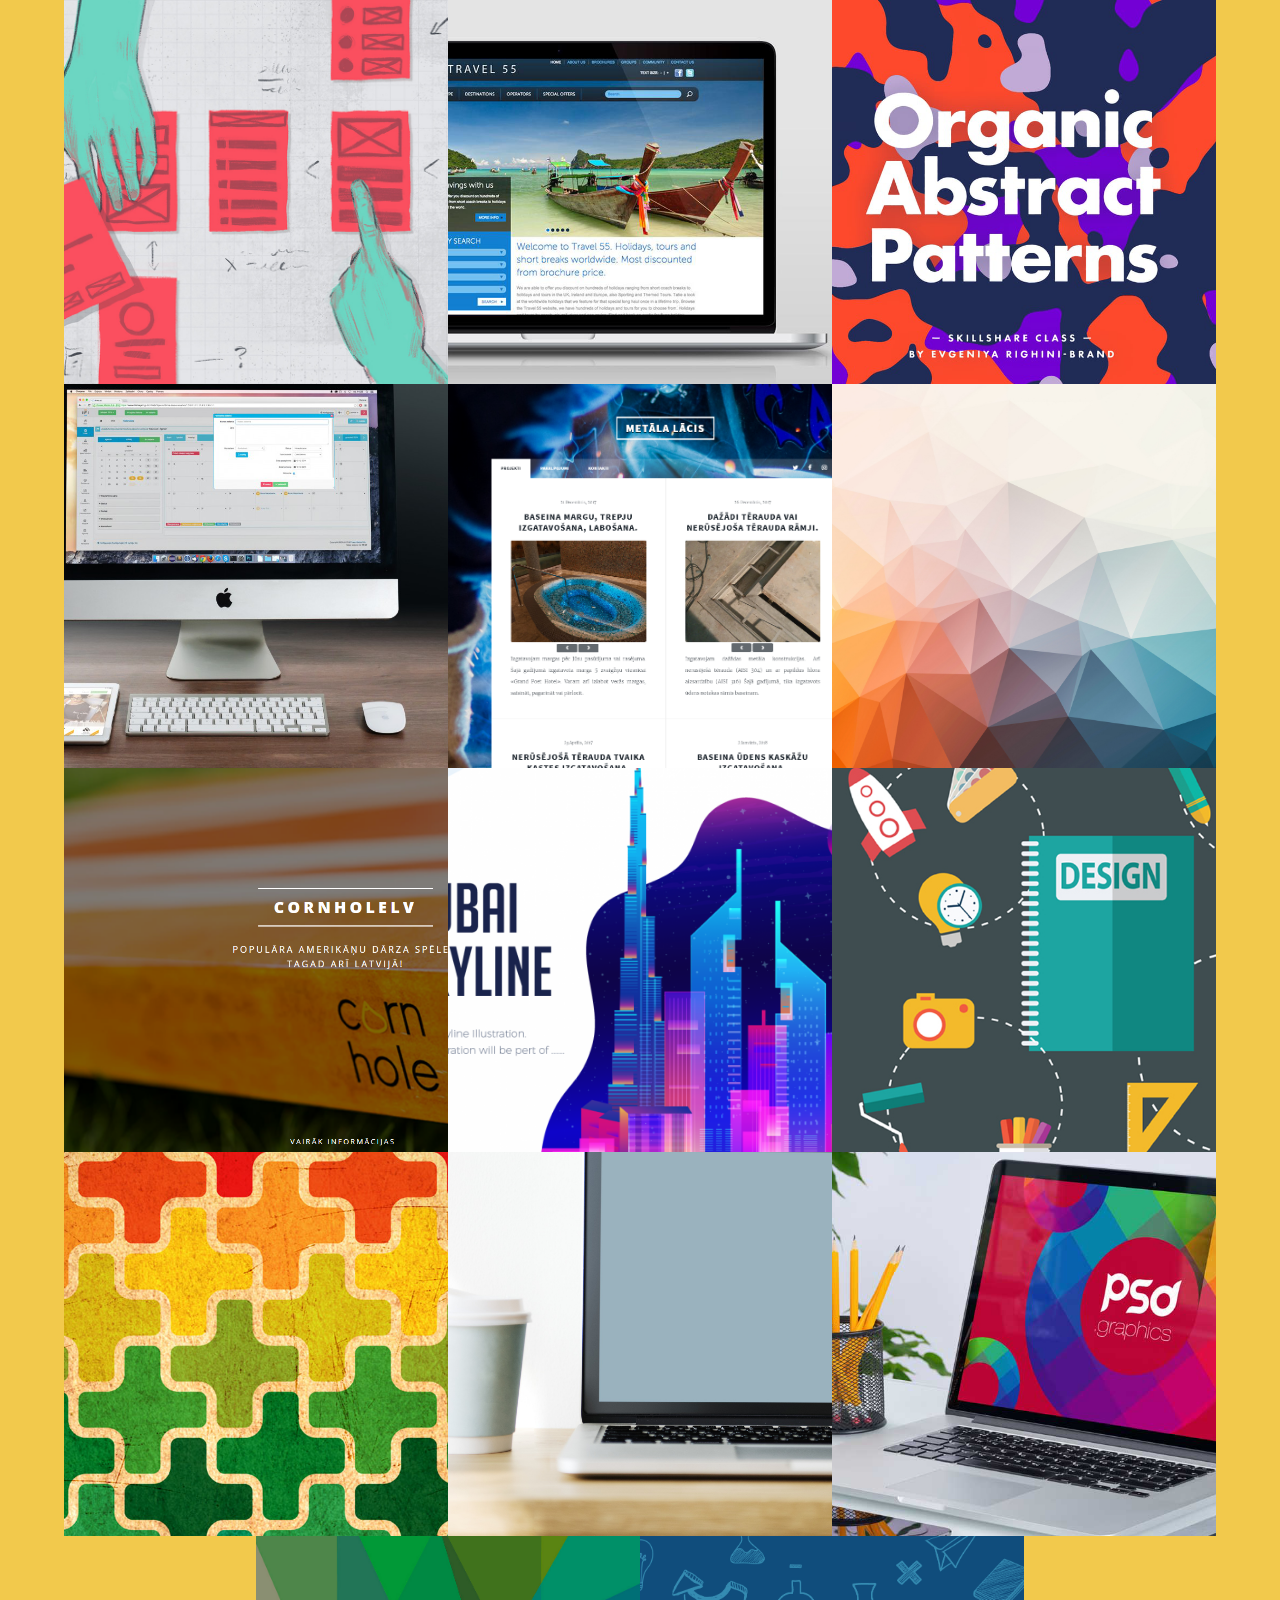
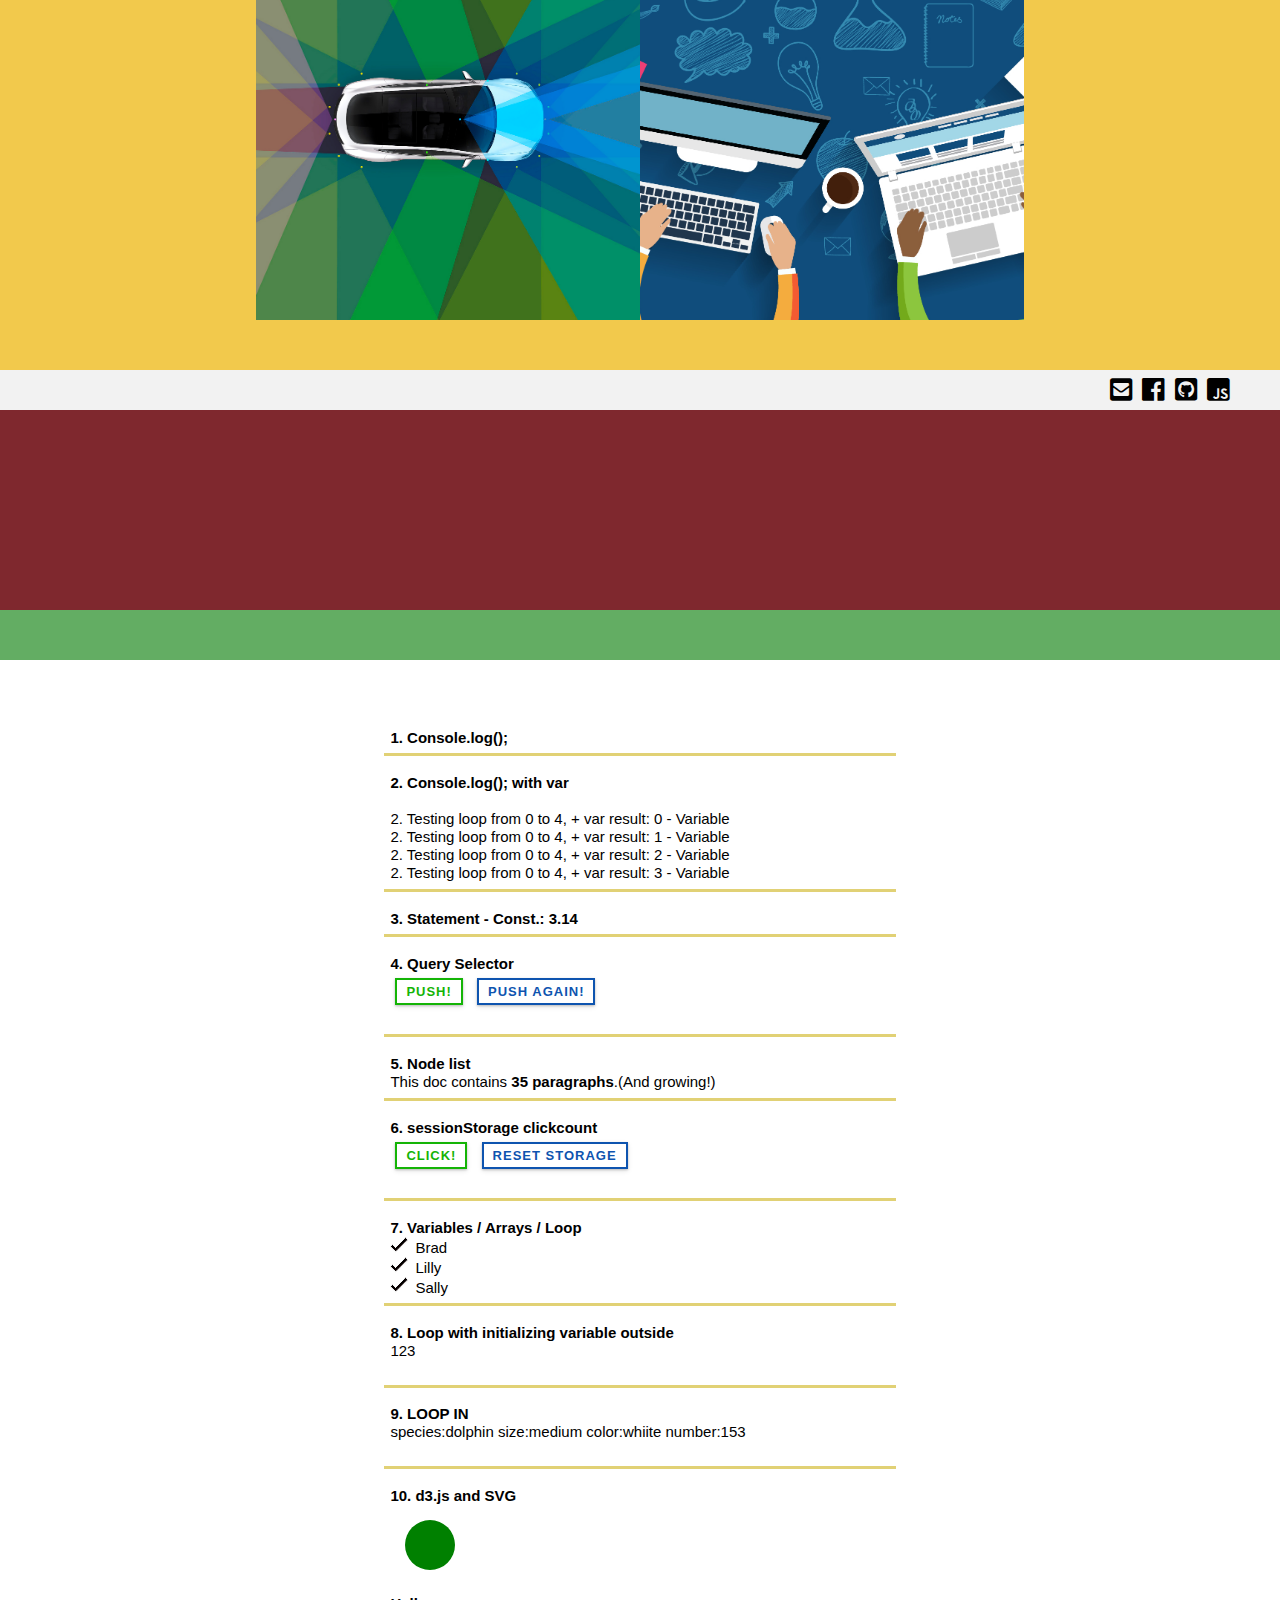
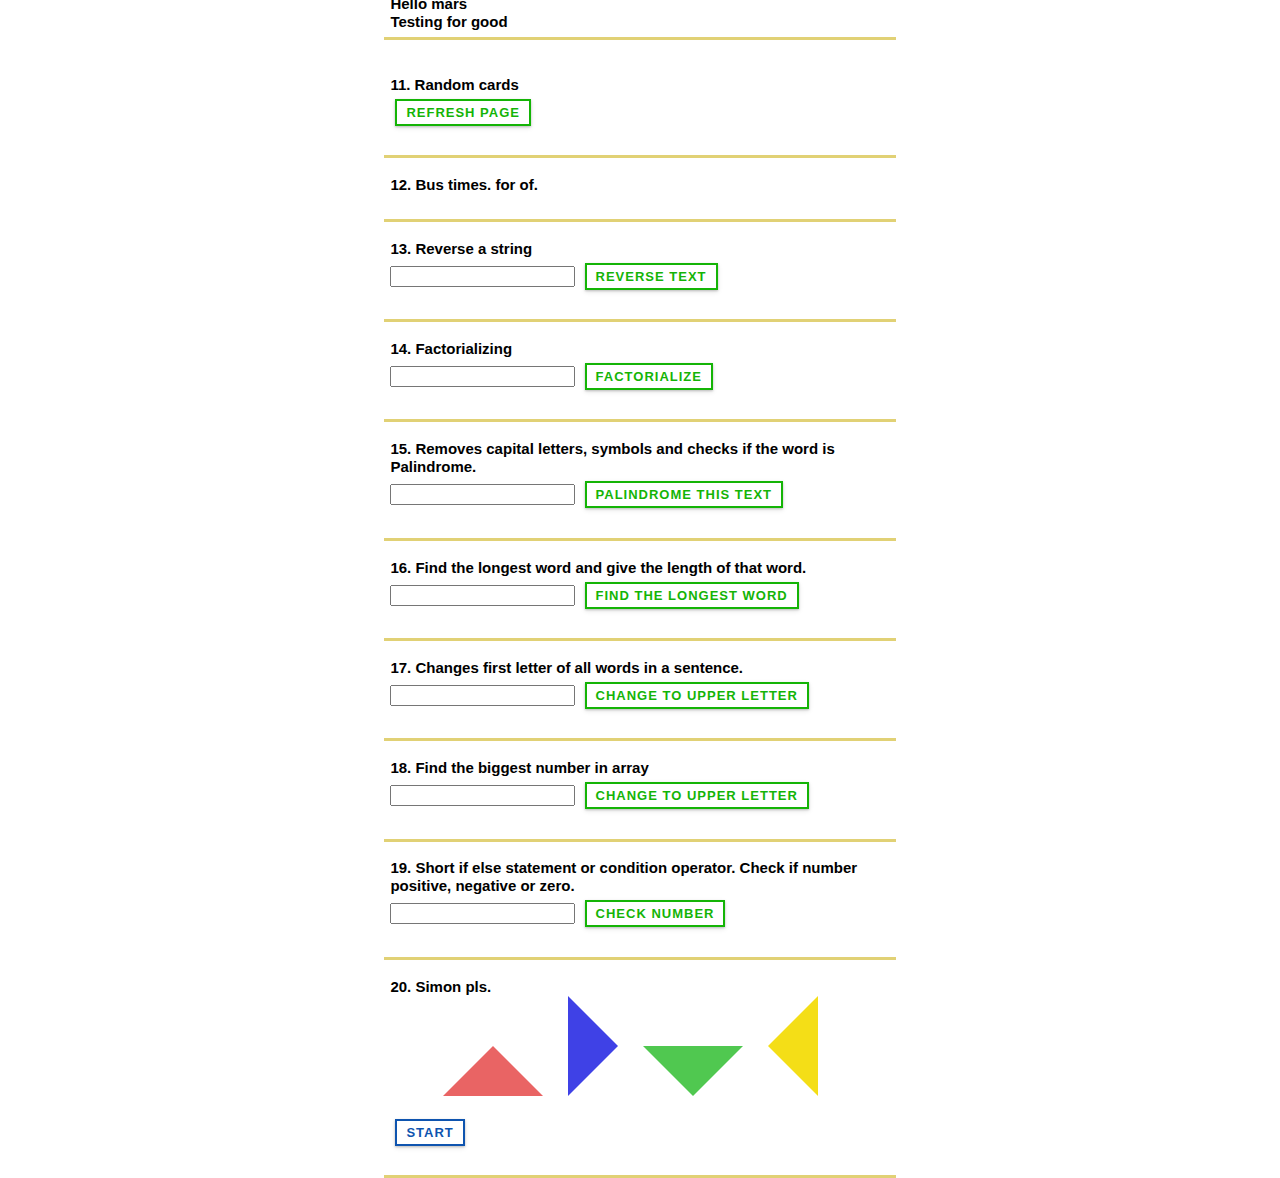
<file: index.html>
<html>
    <head> 
        <meta name="viewport" content="width=device-width, initial-scale=1.0">
        <link rel="stylesheet" href="reset.css">
        <link rel="stylesheet" href="style.css">
        <link rel="stylesheet" href="web-fonts-with-css\css\fontawesome-all.css">

        <title></title>
    </head>
    <body>

<div class="grid">
   
    
        
        <div class="pics">


            <div class="pic-des">
                <img class="image" src="img/1.png">

                <div class="overlay overlayBot">
                        <div class="pictextbot"><p>Just drawing papers and fingers <br/>Dec 2018</p></div>
                </div>
                    <div class="overlay2 overlayBot2">
                            <div class="pictexttop"><h4>Paperfinger.com</h4></div>
                    </div>
            </div> 

            <div class="pic-des">
                  <img class="image" src="img/2.png">
                <div class="overlay overlayBot">
                    <div class="pictextbot"><p>Full web site build <br/>Jun 2018</p></div>
                </div>
                <div class="overlay2 overlayBot2">
                    <div class="pictexttop"><h4>KungFuPanda.com</h4></div>
                </div>
            </div> 


            <div class="pic-des"><img  class="image" src="img/3.png">
                <div class="overlay overlayBot">
                     <div class="pictextbot"><p>Pattern drawing <br/>Jun 2017</p></div>
                </div>
                <div class="overlay2 overlayBot2">
                     <div class="pictexttop"><h4>Organicabstract.com</h4></div>
                </div>
            </div>

            <div class="pic-des"><img  class="image" src="img/4.png">
                <div class="overlay overlayBot">
                    <div class="pictextbot"><p>Full web site build <br/>Jun 2018</p></div>
                </div>
                <div class="overlay2 overlayBot2">
                    <div class="pictexttop"><h4>KungFuPanda.com</h4></div>
                </div>
            </div>

            <div class="pic-des"><img  class="image" src="img/6.png">
                <div class="overlay overlayBot">
                    <div class="pictextbot"><p>Full web site build <br/>Jun 2018</p></div>
                </div>
                <div class="overlay2 overlayBot2">
                    <div class="pictexttop"><h4>KungFuPanda.com</h4></div>
                </div>
            </div>

            <div class="pic-des"><img  class="image" src="img/7.png">
                <div class="overlay overlayBot">
                        <div class="pictextbot"><p>Full web site build <br/>Jun 2018</p></div>
                </div>
    
                <div class="overlay2 overlayBot2">
                    <div class="pictexttop"><h4>KungFuPanda.com</h4></div>
                </div>
            </div>

            <div class="pic-des"><img  class="image" src="img/8.png">
                <div class="overlay overlayBot">
                    <div class="pictextbot"><p>Full web site build <br/>Jun 2018</p></div>
                </div>
    
                <div class="overlay2 overlayBot2">
                    <div class="pictexttop"><h4>KungFuPanda.com</h4></div>
                </div>
            </div>

            <div class="pic-des"><img  class="image" src="img/9.png">
                <div class="overlay overlayBot">
                    <div class="pictextbot"><p>Full web site build <br/>Jun 2018</p></div>
                </div>
    
                <div class="overlay2 overlayBot2">
                    <div class="pictexttop"><h4>KungFuPanda.com</h4></div>
                </div>
            </div>

            <div class="pic-des"><img  class="image" src="img/10.png">
                <div class="overlay overlayBot">
                    <div class="pictextbot"><p>Full web site build <br/>Jun 2018</p></div>
                </div>
                <div class="overlay2 overlayBot2">
                    <div class="pictexttop"><h4>KungFuPanda.com</h4></div>
                </div>
            </div>

            <div class="pic-des"><img  class="image" src="img/11.png">
                <div class="overlay overlayBot">
                    <div class="pictextbot"><p>Full web site build <br/>Jun 2018</p></div>
                </div>
                <div class="overlay2 overlayBot2">
                        <div class="pictexttop"><h4>KungFuPanda.com</h4></div>
                </div>
            </div>

            <div class="pic-des"><img  class="image" src="img/12.png">
                <div class="overlay overlayBot">
                    <div class="pictextbot"><p>Full web site build <br/>Jun 2018</p></div>
                </div>
    
                <div class="overlay2 overlayBot2">
                    <div class="pictexttop"><h4>KungFuPanda.com</h4></div>
                 </div>
             </div>

            <div class="pic-des"><img  class="image" src="img/13.png">
                <div class="overlay overlayBot">
                    <div class="pictextbot"><p>Full web site build <br/>Jun 2018</p></div>
                    </div>
    
                <div class="overlay2 overlayBot2">
                    <div class="pictexttop"><h4>KungFuPanda.com</h4></div>
                </div>
             </div>

            <div class="pic-des"><img  class="image" src="img/14.png">
                <div class="overlay overlayBot">
                    <div class="pictextbot"><p>Full web site build <br/>Jun 2018</p></div>
                </div>
    
                <div class="overlay2 overlayBot2">
                    <div class="pictexttop"><h4>KungFuPanda.com</h4></div>
                </div>
            </div>

            <div class="pic-des"><img  class="image" src="img/15.png">
                <div class="overlay overlayBot">
                    <div class="pictextbot"><p>Full web site build <br/>Jun 2018</p></div>
                </div>
    
                 <div class="overlay2 overlayBot2">
                     <div class="pictexttop"><h4>KungFuPanda.com</h4></div>
                 </div>
            </div>

    </div>


        <div class="pre-footer">
            <a href="JSLearning/index.html"> <i class="fas fa-envelope-square"></i></a>
            <a href="JSLearning/index.html"> <i class="fab fa-facebook"></i></a>
            <a href="JSLearning/index.html"> <i class="fab fa-github-square" href="#"></i></a>
            <a href="JSLearning/index.html"> <i class="fab fa-js-square"></i></a>
        </div>

        <div class="footer-portfolio">
        </div>
    
<!-- JS web part -->
<div class="grid-js-part">

        <div class="page-seperator">
               
            </div>

    <div class="title"></div>
    

    <div class="content">
        <div class="seperation">
            <p>1. Console.log();</p>
            
        </div>

        <div class="seperation"> 
            <p id="NR2">2. Console.log(); with var<br><br></p>
            <div id="NR2Data">
           </div>
        </div>

        <div class="seperation">
            <p id="NR3">3. Statement - Const.</p>
        </div>

        <div class="seperation">
            <p class="NR4">4. Query Selector</p> 
            <button class="btn btn-1 btn-1a" onclick="fromTransparentToGreen()">push!</button>
            <button class="btn btn-2 btn-2a" onclick="backToTransparent()">Push again!</button><br><br>
        </div>

        <div class="seperation">
            <p id="NR5">5. Node list</p>
            <div id="NR5NodeCount">5. Node list</div>
        </div>

        <div class="seperation">
            <p id="NR6">6. sessionStorage clickcount </p>
            <button class="btn btn-1 btn-1a" onclick="clickCounter()">Click!</button>
            <button class="btn btn-2 btn-2a" onclick="clickCounterReset()">Reset Storage</button>
            <div id="counterResult"></div><br>
        </div>
        
        <div class="seperation">
            <p id="NR7">7. Variables / Arrays / Loop</p>
            <ul id="people"></ul>
        </div>

        <div class="seperation">
            <p id="NR8">8. Loop with initializing variable outside</p>
            <div id="outsideLoop"></div><br>
        </div>

        <div class="seperation">
            <p id="NR9">9. LOOP IN</p>
            <div id="NR9Data"></div><br>
        </div>

        <div class="seperation">
           <p id="NR10">10. d3.js and SVG</p>
            <svg width = "200" height = "90">
                <circle cx = "40" cy = "40" r = "25" fill = "green"/>
             </svg>
        <h1>Hello mars</h1>
        <h2>Testing for good</h2>
    </div><br>

    <div class="seperation">
        <p id="NR11">11. Random cards</p>
        <div id="NR11Data">
            <input class="btn btn-1 btn-1a" type="button" value="Refresh Page" onClick="window.location.reload()">
        </div>
        <br>
    </div> 

    <div class="seperation">
        <p id="NR12">12. Bus times. for of.</p>
        <div id="NR12Data">
            
        </div>
        <br>
    </div> 

    <div class="seperation">
        <p id="NR13">13. Reverse a string</p>
        <div id="NR13Data">
            <input type="text" id="reversetext"/>
            <input class="btn btn-1 btn-1a" type="button" value="Reverse Text" onClick="reversedMuch()"> </br>
        </div>
        <p id="demo"></p>
        <br>
    </div> 

    <div class="seperation">
        <p id="NR14">14. Factorializing</p>
        <div id="NR14Data">
            <input type="text" id="factorText"/>
            <input class="btn btn-1 btn-1a" type="button" value="Factorialize" onClick="factorAndDelete()"> </br>
            <div id="FactoResult"></div>
        </div>
        
        <br>
    </div> 

    <div class="seperation">
        <p id="NR15">15. Removes capital letters, symbols and checks if the word is Palindrome.</p>
        <div id="NR15Data">
            <input type="text" id="PalindromeText"/>
            <input class="btn btn-1 btn-1a" type="button" value="Palindrome this text" onClick="PalindromeThis()"> </br>
            <div id="PalindromeResult"></div>
        </div>
        
        <br>
    </div> 

    <div class="seperation">
        <p id="NR16">16. Find the longest word and give the length of that word.</p>
        <div id="NR16Data">
            <input type="text" id="FindLongestWordText"/>
            <input class="btn btn-1 btn-1a" type="button" value="Find the longest word" onClick="FindLongestWord()"> </br>
            <div id="FindLongestWordRes"></div>
        </div>
        
        <br>
    </div> 

    <div class="seperation">
        <p id="NR17">17. Changes first letter of all words in a sentence.</p>
        <div id="NR17Data">
            <input type="text" id="UpperLetterText"/>
            <input class="btn btn-1 btn-1a" type="button" value="Change to Upper letter" onClick="UpperLetter()"> </br>
            <div id="UpperLetterRes"></div>
        </div>

        <br>
    </div> 


    <div class="seperation">
        <p id="NR18">18. Find the biggest number in array</p>
        <div id="NR18Data">
            <input type="text" id="UpperLetterText"/>
            <input class="btn btn-1 btn-1a" type="button" value="Change to Upper letter" onClick="UpperLetter()"> </br>
            <div id="ArrayNumberResult"></div>
        </div>
        <br>
    </div> 

    <div class="seperation">
        <p id="NR19">19. Short if else statement or condition operator. Check if number positive, negative or zero.</p>
        <div id="NR19Data">
            <input type="text" id="CondOperText"/>
            <input class="btn btn-1 btn-1a" type="button" value="Check number" onClick="CondOper()"> </br>
            <div id="CondOperResult"></div>
        </div>
        <br>
    </div> 

    <div class="seperation">
        <p id="NR20">20. Simon pls.</p>
        
        <div id="NR20Data">
                <div class="lilbox">
                            <div id="red"></div>
                        
                            <div id="blue"></div>
    
                            <div id="green"></div>

                            <div id="yellow"></div>
                </div>
            </br>
                <input class="btn btn-2 btn-2a" type="button" value="Start" onClick=""> </br>

        </div>

            

    

        <br>
    </div>
    <div class="footer"></div>

</div>


<script src="https://d3js.org/d3.v5.min.js"></script>
<script src="JSLearning/app.js"></script>


    </body>
</html>
</file>
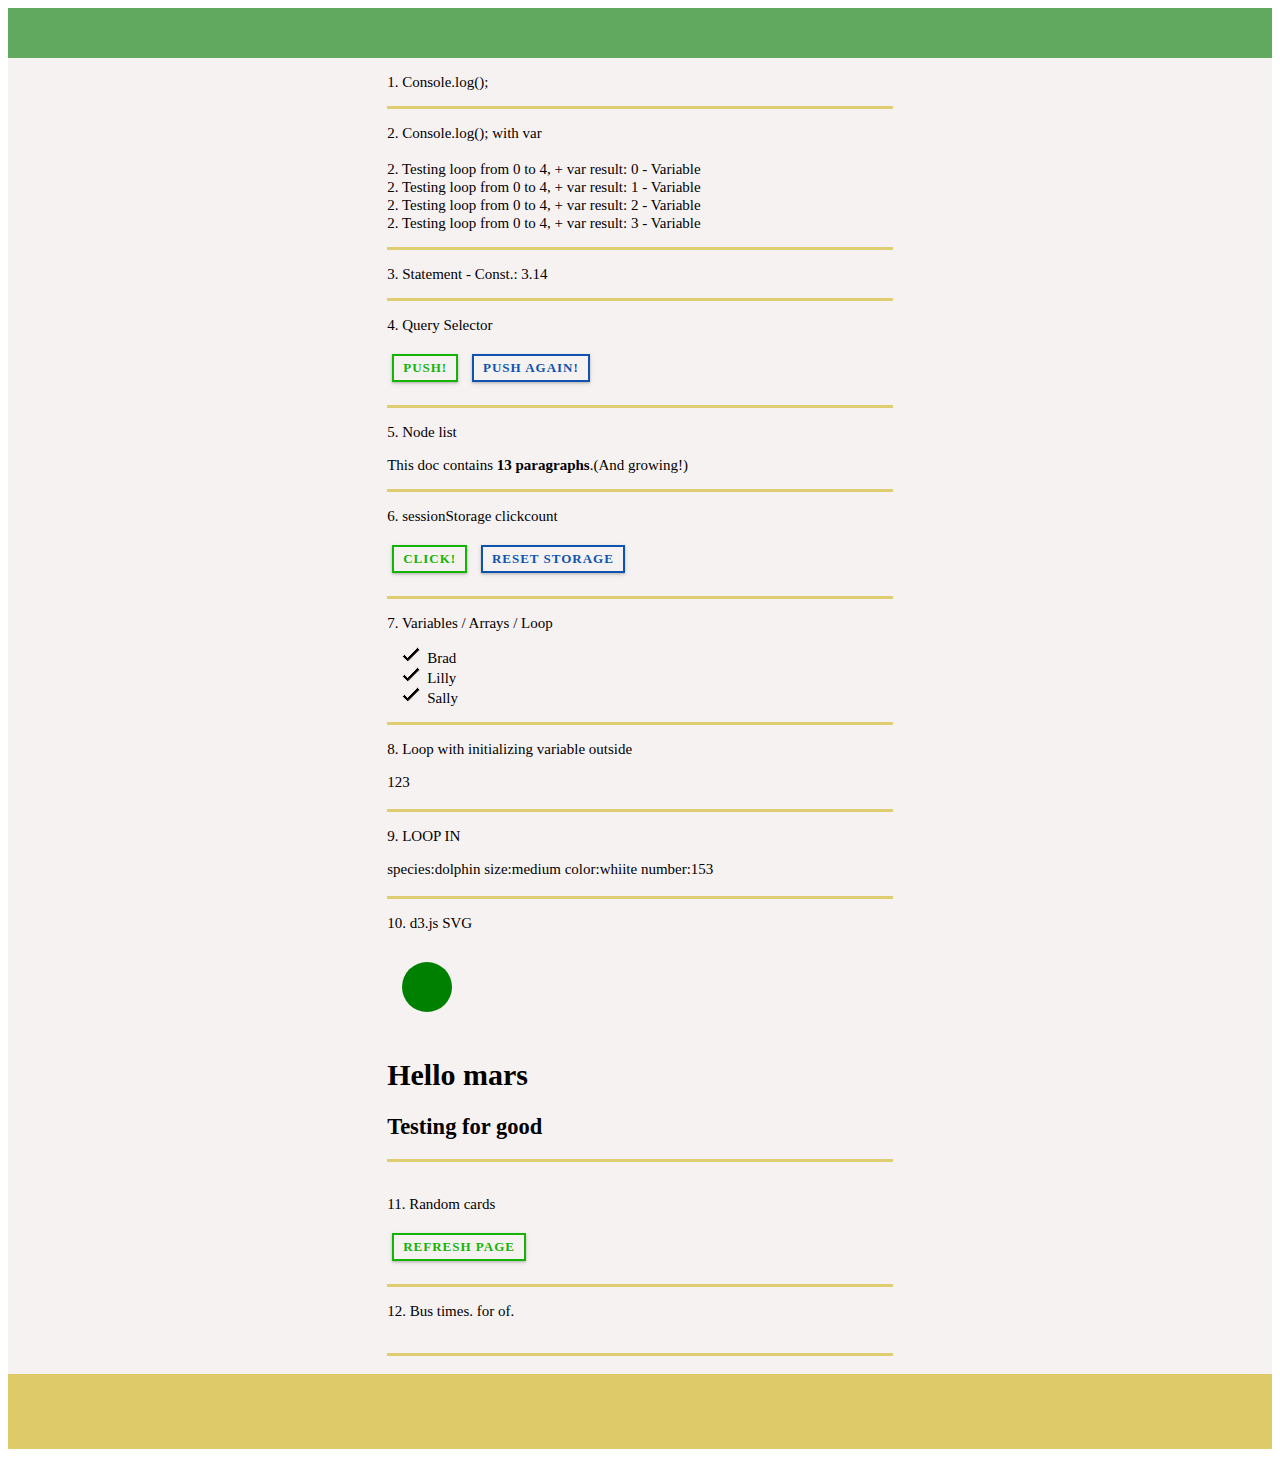
<file: Portfolio/JSLearning/index.html>
<html>
    <head> 
        <meta name="viewport" content="width=device-width, initial-scale=1.0">
        <link rel="stylesheet" href="style.css">
        
        <title></title>
    </head>
    <body>

<div class="grid">

    <div class="title"></div>
    

    <div class="content">
        <div class="seperation">
            <p>1. Console.log();</p>
        </div>

        <div class="seperation">
            <p id="NR2">2. Console.log(); with var<br><br></p>
        </div>

        <div class="seperation">
            <p id="NR3">3. Statement - Const.</p>
        </div>

        <div class="seperation">
            <p class="NR4">4. Query Selector</p> 
            <button class="btn btn-1 btn-1a" onclick="fromTransparentToGreen()">push!</button>
            <button class="btn btn-2 btn-2a" onclick="backToTransparent()">Push again!</button><br><br>
        </div>

        <div class="seperation">
            <p id="NR5">5. Node list</p>
            <p id="NR5NodeCount">5. Node list</p>
        </div>

        <div class="seperation">
            <p id="NR6">6. sessionStorage clickcount </p>
            <button class="btn btn-1 btn-1a" onclick="clickCounter()">Click!</button>
            <button class="btn btn-2 btn-2a" onclick="clickCounterReset()">Reset Storage</button>
            <div id="counterResult"></div><br>
        </div>
        
        <div class="seperation">
            <p id="NR7">7. Variables / Arrays / Loop</p>
            <ul id="people"></ul>
        </div>

        <div class="seperation">
            <p id="NR8">8. Loop with initializing variable outside</p>
            <div id="outsideLoop"></div><br>
        </div>

        <div class="seperation">
            <p id="NR9">9. LOOP IN</p>
            <div id="NR9Data"></div><br>
        </div>


        <div class="seperation">
           <p id="NR10">10. d3.js SVG</p>
            <svg width = "200" height = "90">
                <circle cx = "40" cy = "40" r = "25" fill = "green"/>
             </svg>
        
        <h1>Hello mars</h1>
        <h2>Testing for good</h2>
    </div><br>

    <div class="seperation">
        <p id="NR11">11. Random cards</p>
        <div id="NR11Data">
            <input class="btn btn-1 btn-1a" type="button" value="Refresh Page" onClick="window.location.reload()">
        </div>
        <br>
    </div> 

    <div class="seperation">
        <p id="NR12">12. Bus times. for of.</p>
        <div id="NR12Data">
            
        </div>
        <br>
    </div> 

        <br>
    </div>
    
    

    <div class="footer"></div>

</div>
<script src="https://d3js.org/d3.v5.min.js"></script>
<script src="app.js"></script>

    </body>
</html>
</file>
<file: style.css>
.grid {
  font-family: Verdana, sans-serif;
  font-size: 16px;
  background-color: #f2c94c;
  display: grid;
  grid-template-columns: 1fr;
  grid-template-rows: 2fr auto 0% 40px 60px;

  /* grid-template-areas:
    "stext stext stext stext"
    "ltext ltext ltext ltext"
    "pics pics pics pics pics"
    "footer footer footer footer footer "; */
}

.stext {
  font-family: Calibri, Apercu Pro, sans-serif;
  font-size: 2vw;
  text-shadow: 1px 1px 2px rgb(237, 230, 213);
  display: flex;
  justify-content: start;
  padding: 11vh 0 0 4.5vw;
  line-height: 40%;
}

.ltext h1 {
  font-family: Calibri, Apercu Pro, sans-serif;
  /* font-size: calc(14px + (70 - 14) * ((100vw - 350px) / (1600 - 300))); */
  font-size: 10vw;
  text-shadow: 1px 1px 2px rgb(237, 230, 213);
  display: flex;
  justify-content: start;
  color: black;
  line-height: 90%;
  padding-left: 3.8vw;
}

.text-block {
  position: absolute;
  bottom: 200px;
  right: 200px;
  background-color: black;
  color: white;
  padding-left: 20px;
  padding-right: 20px;
}

.pics {
  justify-content: center;
  display: flex;
  flex-wrap: wrap;
  padding-bottom: 50px;
}

.pics img {
  width: 30vw;
}

/* .pics img:hover{
    width: 30vw;
    opacity: 0.5;
} */

.pic-des {
  position: relative;
  background-color: rgb(220, 35, 66);
}

/* Pic overlay animation from bottom */

.overlay {
  position: absolute;
  transition: all 0.5s ease;
  opacity: 0;
}

.pictextbot {
  color: rgb(237, 230, 213);
  font-family: Helvetica, sans-serif;
  position: absolute;
  top: 50%;
  left: 50%;
  transform: translate(-50%, -50%);
  font-size: 1vw;
  text-align: center;
  line-height: 1.1;
  text-shadow: 0.5px 0.5px 0.5px rgb(7, 0, 0);
}

.overlayBot {
  height: 0;
  width: 100%;
  left: 0;
  bottom: 0;
}

/* .pic-des:hover .overlayBot{
    
} */

.pic-des:hover .overlay {
  width: 100%;
  opacity: 0.95;
  height: 15%;
  background-color: rgb(220, 35, 66);
}

.pic-des:hover .image {
  opacity: 0.9;
}

/* pic overlay animation from top */

.overlay2 {
  position: absolute;
  transition: all 0.5s ease;
  opacity: 0;
}

.overlayBot2 {
  height: 0;
  width: 100%;
  top: 0;
  left: 0;
}

.pic-des:hover .overlay2 {
  width: 100%;
  opacity: 0.95;
  height: 8%;
  background-color: rgb(220, 35, 66);
}

.pictexttop {
  color: rgb(237, 230, 213);
  font-family: Arial, Helvetica, sans-serif;
  position: absolute;
  top: 50%;
  left: 50%;
  transform: translate(-50%, -50%);
  font-size: 1.3vw;
  text-shadow: 0.5px 0.5px 0.5px rgb(7, 0, 0);
}

/* Other */

.pre-footer {
  background-color: #f2f2f2;
  padding-right: 4vw;
  justify-content: flex-end;
  display: flex;
  flex-wrap: wrap;
  position: relative;
}

.pre-footer i {
  font-size: 2vw;
  padding-left: 0.4em;
  text-align: center;
  vertical-align: middle;
  line-height: 40px;
}

.pre-footer i:hover {
  font-size: 2.5vw;
  padding-left: 0.4em;
  text-align: center;
  vertical-align: middle;
  line-height: 40px;
  color: #6e3270;
}
a {
  color: inherit;
}

/* for JS part */

/* this grid is for phone :) */
.grid-js-part {
  background-color: #f7f2f2;
  text-decoration-color: rgb(4, 108, 192);
  font-size: 15px;
  line-height: 1.2;
  display: grid;
  grid-template-columns: 30% 1fr 30%;
  grid-template-rows: auto 50px 1fr 75px;
  grid-template-areas:
    "page-seperator page-seperator page-seperator"
    "title title title"
    "content content content"
    "footer footer footer";
}

/* pc */

.title {
  grid-area: title;
  background-color: rgba(34, 139, 34, 0.705);
}

.content {
  padding-top: 4vw;
  grid-area: content;
}

.footer {
  grid-area: footer;
  background-color: rgba(211, 187, 51, 0.712);
}

.page-seperator {
  grid-area: page-seperator;
  background-color: #7f282e;
  /* background-image: url("img/trees.png"); */
  background-size: cover;
}

.page-seperator img {
  width: 100%;
}

@media screen and (min-width: 736px) {
  .grid-js-part {
    display: grid;
    grid-template-columns: 30% 1fr 1fr 1fr 30%;
    grid-template-rows: 200px 50px 1fr 75px;
    grid-template-areas:
      "page-seperator page-seperator page-seperator page-seperator page-seperator"
      "title title title title title"
      ". content content content ."
      "footer footer footer footer footer";
  }
}

.seperation {
  border-bottom-width: 3px;
  border-bottom-color: rgba(211, 187, 51, 0.678);
  border-bottom-style: solid;
  padding: 1.4vw 0 0.5vw 0.5vw;
}

.seperation p {
  font-weight: 600;
}
/* buttons */ /* buttons */ /* buttons */
.btn {
  border: none;
  font-family: inherit;
  font-size: 13px;
  color: inherit;
  background: none;
  cursor: pointer;
  padding: 4px 9px;
  display: inline-block;
  margin: 5px 5px;
  text-transform: uppercase;
  letter-spacing: 1px;
  font-weight: 800;
  outline: none;
  position: relative;
  -webkit-transition: all 0.3s;
  -moz-transition: all 0.3s;
  transition: all 0.3s;
  box-shadow: 0 1px 2px 0 rgba(0, 0, 0, 0.2), 0 2px 5px 0 rgba(0, 0, 0, 0.103);
}

/* */
.btn-1 {
  border: 2px solid rgba(20, 180, 6);
  color: rgba(20, 180, 6);
}

.btn-1a:hover,
.btn-1a:active {
  color: #ffffff;
  background: rgba(20, 180, 6);
}

.btn-2 {
  border: 2px solid rgb(14, 84, 175);
  color: rgba(14, 84, 175);
}

.btn-2a:hover,
.btn-2a:active {
  color: #ffffff;
  background: rgba(14, 84, 175);
}
/* buttons */ /* buttons */ /* buttons */

li {
  list-style-image: url(img/icon01so.png);
}

ul {
  padding-left: 25px;
}

:root {
  --simon-box-right-margin: 25px;
}

#red {
  border-right: 50px solid transparent;
  border-left: 50px solid transparent;
  border-bottom: 50px solid rgba(223, 30, 30, 0.692);
  margin-right: var(--simon-box-right-margin);
}

#red:hover {
  border-right: 50px solid transparent;
  border-left: 50px solid transparent;
  border-bottom: 50px solid rgba(223, 30, 30, 0.692);
  margin-right: var(--simon-box-right-margin);
  transform: scale(1.2);
}

#green {
  border-top: 50px solid rgba(22, 182, 22, 0.753);
  border-right: 50px solid transparent;
  border-left: 50px solid transparent;
  margin-right: var(--simon-box-right-margin);
}

#green:hover {
  border-top: 50px solid rgba(22, 182, 22, 0.753);
  border-right: 50px solid transparent;
  border-left: 50px solid transparent;
  margin-right: var(--simon-box-right-margin);
  transform: scale(1.2);
}

#yellow {
  border-top: 50px solid transparent;
  border-right: 50px solid rgba(243, 219, 4, 0.925);
  border-bottom: 50px solid transparent;
  margin-right: var(--simon-box-right-margin);
}

#yellow:hover {
  border-top: 50px solid transparent;
  border-right: 50px solid rgba(243, 219, 4, 0.925);
  border-bottom: 50px solid transparent;
  margin-right: var(--simon-box-right-margin);
  transform: scale(1.2);
}

#blue {
  border-top: 50px solid transparent;
  border-bottom: 50px solid transparent;
  border-left: 50px solid rgba(30, 33, 226, 0.856);
  margin-right: var(--simon-box-right-margin);
}

#blue:hover {
  border-top: 50px solid transparent;
  border-bottom: 50px solid transparent;
  border-left: 50px solid rgba(30, 33, 226, 0.856);
  margin-right: var(--simon-box-right-margin);
  transform: scale(1.2);
}

.lilbox {
  display: flex;
  justify-content: center;
  align-items: flex-end;
}
</file>
<file: Portfolio/JSLearning/style.css>
/* this grid is for phone :) */
.grid{
    background-color:#f7f2f2; 
    text-decoration-color: rgb(4, 108, 192);
    
    font-size: 15px;
    line-height: 1.2;
    display: grid;
    grid-template-columns: 30% 1fr 30%;
    grid-template-rows: 50px 1fr 75px;
    grid-template-areas: 
    "title title title"
    "content content content"
    "footer footer footer";
}




/* pc */

.title{
    grid-area: title;
    background-color: rgba(34, 139, 34, 0.705);
}


.content{
    grid-area: content;
  

}

.footer{
    grid-area: footer;
    background-color: rgba(211, 187, 51, 0.712);
}

@media screen and (min-width: 736px){
    .grid{
        display: grid;
        grid-template-columns: 30% 1fr 1fr 1fr 30%;
        grid-template-rows: 50px 1fr 75px;
        grid-template-areas: 
        "title title title title title"
        ". content content content ."
        "footer footer footer footer footer";
    }
}

.seperation{
    border-bottom-width: 3px;
    border-bottom-color: rgba(211, 187, 51, 0.678);
    border-bottom-style: solid;
}

.btn{
	border: none;
	font-family: inherit;
	font-size: 13px;
	color: inherit;
	background: none;
	cursor: pointer;
	padding: 4px 9px;
	display: inline-block;
	margin: 5px 5px;
	text-transform: uppercase;
	letter-spacing: 1px;
	font-weight: 800;
	outline: none;
	position: relative;
	-webkit-transition: all 0.3s;
	-moz-transition: all 0.3s;
	transition: all 0.3s;
	box-shadow: 0 1px 2px 0 rgba(0, 0, 0, 0.2), 0 2px 5px 0 rgba(0, 0, 0, 0.103);
}

/* */
.btn-1 {
	border: 2px solid rgba(20, 180, 6);
	color: rgba(20, 180, 6);
}

.btn-1a:hover,
.btn-1a:active {
	color: #ffffff;
	background: rgba(20, 180, 6);
}


.btn-2 {
	border: 2px solid rgb(14, 84, 175);
	color: rgba(14, 84, 175);
}

.btn-2a:hover,
.btn-2a:active {
	color: #ffffff;
	background: rgba(14, 84, 175);
}

li{
    list-style-image:url(icon01so.png);
    
    
}
</file>
